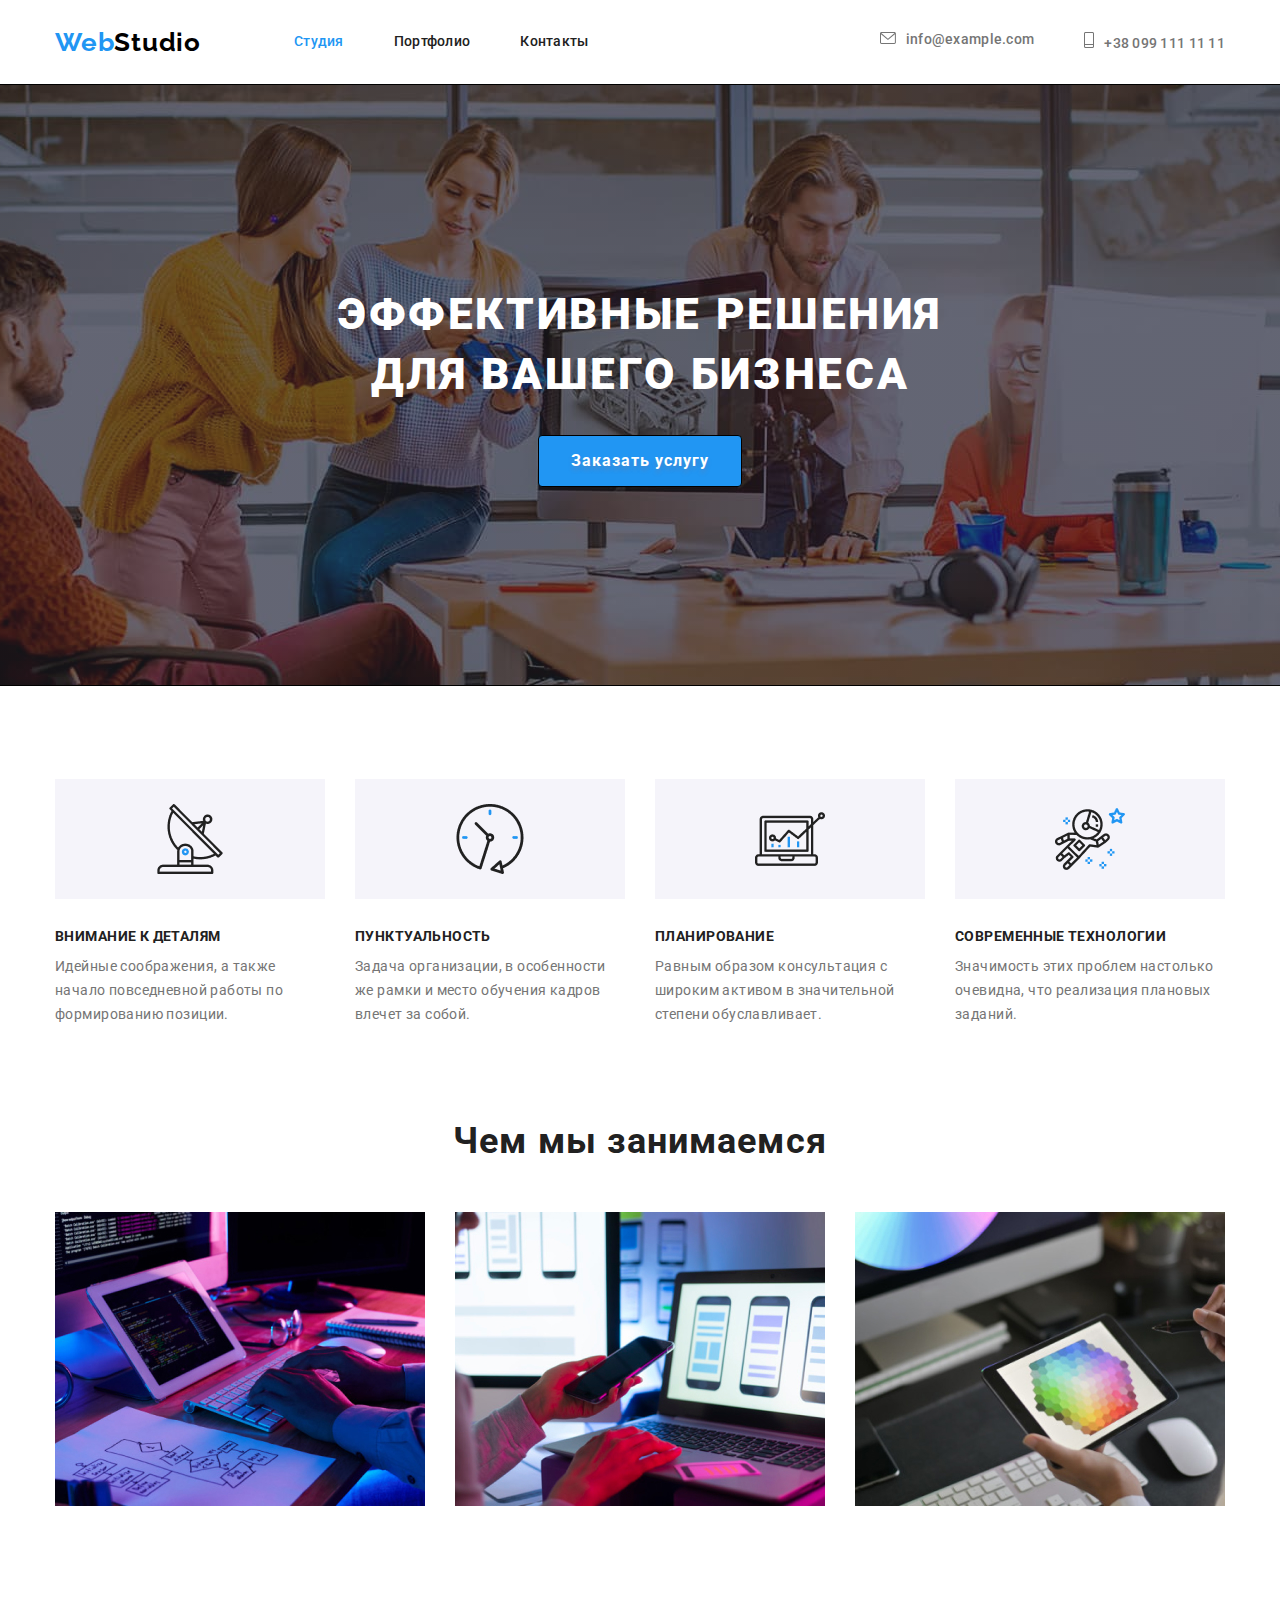
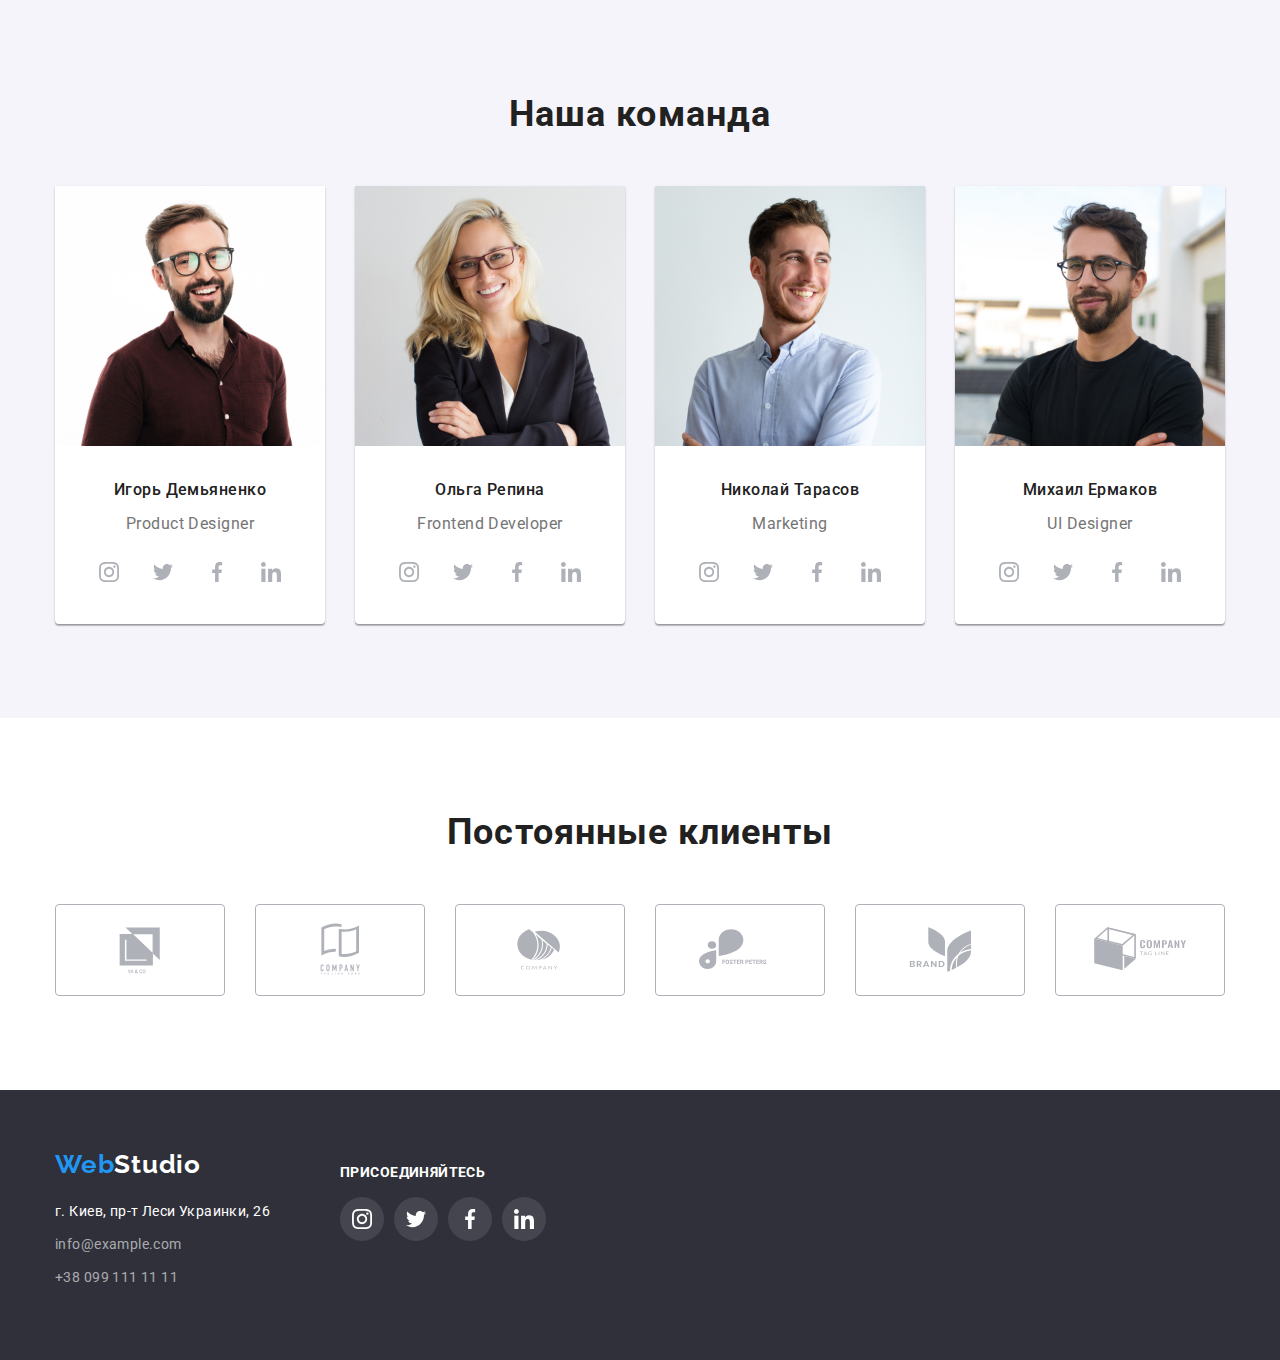
<file: index.html>
<!DOCTYPE html>
<html lang="ru">

<head>
    <meta charset="UTF-8" />
    <meta http-equiv="X-UA-Compatible" content="IE=edge" />
    <meta name="viewport" content="width=device-width, initial-scale=1.0" />
    <title>spec</title>
    <link href="https://fonts.googleapis.com/css2?family=Roboto:wght@400;500;700;900&display=swap" rel="stylesheet">
    <link href="https://fonts.googleapis.com/css2?family=Raleway:wght@700&display=swap" rel="stylesheet">
    <link href="https://cdnjs.cloudflare.com/ajax/libs/modern-normalize/1.1.0/modern-normalize.min.css"
        rel="stylesheet">
    <link rel="stylesheet" href="./css/styles.css">

    <!--Шапка-->
    <header class="page-header">

        <nav class="container main-nav">
            <a href="./index.html" class="logo-header">Web<span class="span-nav">Studio</span></a>
            <ul class="site-nav list">
                <li class="site-navigation item"><a href="" class="link current">Студия</a></li>
                <li class="site-navigation item"><a href="./portfolio.html" class="link">Портфолио</a></li>
                <li class="site-navigation item"><a href="" class="link">Контакты</a></li>
            </ul>

            <ul class="contact-nav list text">
                <li class="contact-nav item">
                    <a href="info@example.com" class="tel-link link"><svg class="contact-icon " width="16" height="12">
                            <use href="./images/symbol-defs.svg#icon-envelope"></use>
                        </svg>info@example.com</a>
                </li>
                <li class="contact-nav item">
                    <a href="tel:+380991111111" class="mail-link link"><svg class="contact-icon " width="10"
                            height="16">
                            <use href="./images/symbol-defs.svg#icon-Vector"></use>
                        </svg>+38 099 111 11 11</a>
                </li>
            </ul>
        </nav>

    </header>
    <main>
        <!--герой-->
        <section class="hero overlay">
            <h1 class="hero-title">
                Эффективные решения<br />
                для вашего бизнеса
            </h1>

            <button type="button" class="button primary">Заказать услугу</button>
        </section>
        <!--перечень-->
        <section class="section skr">
            <div class="container skroll">
                <ul class="skroll-list list">
                    <li class="skroll-list-element icon-antena ">
                        <h3 class="skroll-list-title">Внимание к деталям</h3>
                        <p class="skroll-list-paragraph">
                            Идейные соображения, а также начало повседневной работы по
                            формированию позиции.
                        </p>
                    </li>
                    <li class="skroll-list-element icon-clock ">
                        <h3 class="skroll-list-title">Пунктуальность</h3>
                        <p class="skroll-list-paragraph">
                            Задача организации, в особенности же рамки и место обучения кадров
                            влечет за собой.
                        </p>
                    </li>
                    <li class="skroll-list-element icon-diagram ">
                        <h3 class="skroll-list-title">Планирование</h3>
                        <p class="skroll-list-paragraph">
                            Равным образом консультация с широким активом в значительной
                            степени обуславливает.
                        </p>
                    </li>
                    <li class="skroll-list-element icon-astronaut ">
                        <h3 class="skroll-list-title">Современные технологии</h3>
                        <p class="skroll-list-paragraph">
                            Значимость этих проблем настолько очевидна, что реализация
                            плановых заданий.
                        </p>
                    </li>
                </ul>
            </div>
        </section>
        <!--чем мы занимаемся-->
        <section class="section work">
            <div class="container section">
                <h2 class="section-title">Чем мы занимаемся</h2>
                <ul class="section-title-list list">
                    <li class="section-title-element">
                        <img src="./images/1.jpg" alt=" набо текста на клавиатуре" width="370" />
                    </li>
                    <li class="section-title-element">
                        <img src="./images/2.jpg" alt="рука с телефоном перед ноутбуком" width="370" />
                    </li>
                    <li class="section-title-element">
                        <img src="./images/3.jpg" alt="графический планшет в руке" width="370" />
                    </li>
                </ul>
            </div>
        </section>
        <!--наша команда-->
        <section class="command-section">
            <div class="container command">
                <h2 class="command-title">Наша команда</h2>
                <ul class="command-list list">
                    <li class="command-list-element">
                        <a href=""><img src="./images/4.jpg" alt="Игорь Демьяненко" width="270" /></a>
                        <div class="command-list-container">
                            <h3 class="command-list-title">Игорь Демьяненко</h3>
                            <p class="command-list-paragraph">Product Designer</p>
                            <ul class="command-list social-list list">
                                <li class="social-item">
                                    <a href="" class="social-link link">
                                        <svg class="social-icon">
                                            <use href="./images/symbol-defs.svg#icon-instagram"></use>
                                        </svg>
                                    </a>
                                </li>
                                <li class="social-item">
                                    <a href="" class="social-link link">
                                        <svg class="social-icon">
                                            <use href="./images/symbol-defs.svg#icon-twitter"></use>
                                        </svg>
                                    </a>
                                </li>
                                <li class="social-item">
                                    <a href="" class="social-link link">
                                        <svg class="social-icon">
                                            <use href="./images/symbol-defs.svg#icon-facebook"></use>
                                        </svg>
                                    </a>
                                </li>
                                <li class="social-item">
                                    <a href="" class="social-link link">
                                        <svg class="social-icon">
                                            <use href="./images/symbol-defs.svg#icon-linkedin"></use>
                                        </svg>
                                    </a>
                                </li>
                            </ul>
                        </div>
                    </li>
                    <li class="command-list-element">
                        <a href=""><img src="./images/5.jpg" alt="Ольга Репина" width="270" /></a>
                        <div class="command-list-container">
                            <h3 class="command-list-title">Ольга Репина</h3>
                            <p class="command-list-paragraph">Frontend Developer</p>
                            <ul class="command-list social-list list">
                                <li class="social-item">
                                    <a href="" class="social-link link">
                                        <svg class="social-icon">
                                            <use href="./images/symbol-defs.svg#icon-instagram"></use>
                                        </svg>
                                    </a>
                                </li>
                                <li class="social-item">
                                    <a href="" class="social-link link">
                                        <svg class="social-icon">
                                            <use href="./images/symbol-defs.svg#icon-twitter"></use>
                                        </svg>
                                    </a>
                                </li>
                                <li class="social-item">
                                    <a href="" class="social-link link">
                                        <svg class="social-icon">
                                            <use href="./images/symbol-defs.svg#icon-facebook"></use>
                                        </svg>
                                    </a>
                                </li>
                                <li class="social-item">
                                    <a href="" class="social-link link">
                                        <svg class="social-icon">
                                            <use href="./images/symbol-defs.svg#icon-linkedin"></use>
                                        </svg>
                                    </a>
                                </li>
                            </ul>
                        </div>
                    </li>
                    <li class="command-list-element">
                        <a href=""><img src="./images/6.jpg" alt="Николай Тарасов" width="270" /></a>
                        <div class="command-list-container">
                            <h3 class="command-list-title">Николай Тарасов</h3>
                            <p class="command-list-paragraph">Marketing</p>
                            <ul class="command-list social-list list">
                                <li class="social-item">
                                    <a href="" class="social-link link">
                                        <svg class="social-icon">
                                            <use href="./images/symbol-defs.svg#icon-instagram"></use>
                                        </svg>
                                    </a>
                                </li>
                                <li class="social-item">
                                    <a href="" class="social-link link">
                                        <svg class="social-icon">
                                            <use href="./images/symbol-defs.svg#icon-twitter"></use>
                                        </svg>
                                    </a>
                                </li>
                                <li class="social-item">
                                    <a href="" class="social-link link">
                                        <svg class="social-icon">
                                            <use href="./images/symbol-defs.svg#icon-facebook"></use>
                                        </svg>
                                    </a>
                                </li>
                                <li class="social-item">
                                    <a href="" class="social-link link">
                                        <svg class="social-icon">
                                            <use href="./images/symbol-defs.svg#icon-linkedin"></use>
                                        </svg>
                                    </a>
                                </li>
                            </ul>
                        </div>
                    </li>
                    <li class="command-list-element">
                        <a href=""><img src="./images/7.jpg" alt="Михаил Ермаков" width="270" /></a>
                        <div class="command-list-container">
                            <h3 class="command-list-title">Михаил Ермаков</h3>
                            <p class="command-list-paragraph">UI Designer</p>
                            <ul class="command-list social-list list">
                                <li class="social-item">
                                    <a href="" class="social-link link">
                                        <svg class="social-icon">
                                            <use href="./images/symbol-defs.svg#icon-instagram"></use>
                                        </svg>
                                    </a>
                                </li>
                                <li class="social-item">
                                    <a href="" class="social-link link">
                                        <svg class="social-icon">
                                            <use href="./images/symbol-defs.svg#icon-twitter"></use>
                                        </svg>
                                    </a>
                                </li>
                                <li class="social-item">
                                    <a href="" class="social-link link">
                                        <svg class="social-icon">
                                            <use href="./images/symbol-defs.svg#icon-facebook"></use>
                                        </svg>
                                    </a>
                                </li>
                                <li class="social-item">
                                    <a href="" class="social-link link">
                                        <svg class="social-icon">
                                            <use href="./images/symbol-defs.svg#icon-linkedin"></use>
                                        </svg>
                                    </a>
                                </li>
                            </ul>
                        </div>
                    </li>
                </ul>
            </div>

        </section>
        <!-- Постоянные клиенты -->
        <section class="client-section">
            <div class="container client ">
                <h2 class="klient-title">Постоянные клиенты</h2>
                <ul class="client-list list">
                    <li class="client-list-element">
                        <a href="" class="client-link link">
                            <svg class="client-icon">
                                <use href="./images/symbol-defs.svg#icon-Client-1"></use>
                            </svg>
                        </a>
                    </li>
                    <li class="client-list-element"><a href="" class="client-link link">
                            <svg class="client-icon">
                                <use href="./images/symbol-defs.svg#icon-Client-2"></use>
                            </svg>
                        </a></li>
                    <li class="client-list-element"><a href="" class="client-link link">
                            <svg class="client-icon">
                                <use href="./images/symbol-defs.svg#icon-Client-3"></use>
                            </svg>
                        </a></li>
                    <li class="client-list-element"><a href="" class="client-link link">
                            <svg class="client-icon">
                                <use href="./images/symbol-defs.svg#icon-Client-4"></use>
                            </svg>
                        </a></li>
                    <li class="client-list-element"><a href="" class="client-link link">
                            <svg class="client-icon">
                                <use href="./images/symbol-defs.svg#icon-Client-5"></use>
                            </svg>
                        </a></li>
                    <li class="client-list-element"><a href="" class="client-link link">
                            <svg class="client-icon">
                                <use href="./images/symbol-defs.svg#icon-Client-6"></use>
                            </svg>
                        </a></li>

                </ul>
            </div>

        </section>
    </main>

    <!--футер-->
    <footer class="footer">

        <div class="container futter-div">

            <div class="futter-div-address">
                <a href="./index.html" class="logo-footer">Web<span class="span-footer">Studio</span></a>
                <address>
                    <ul class="footer-contact list ">
                        <li class="footer-li">
                            <a href="" class="address">г. Киев, пр-т Леси Украинки, 26</a>
                        </li>
                        <li class="footer-li">
                            <a href="info@example.com" class="link">info@example.com</a>
                        </li>
                        <li class="footer-li">
                            <a href="tel:+38-099-111-11-11" class="link">+38 099 111 11 11</a>
                        </li>
                    </ul>
                </address>
            </div>
            <div class="futter-div-social">
                <h2 class="footer-title">
                    присоединяйтесь
                </h2>
                <ul class="footer-social footer-social-list list">
                    <li class="footer-social-item"><a href="" class="footer-social-link link"><svg
                                class="footer-social-icon">
                                <use href="./images/symbol-defs.svg#icon-instagram"></use>
                            </svg></a></li>
                    <li class="footer-social-item"><a href="" class="footer-social-link link">
                            <svg class="footer-social-icon">
                                <use href="./images/symbol-defs.svg#icon-twitter"></use>
                            </svg>
                        </a></li>
                    <li class="footer-social-item"><a href="" class="footer-social-link link"><svg
                                class="footer-social-icon">
                                <use href="./images/symbol-defs.svg#icon-facebook"></use>
                            </svg></a></li>
                    <li class="footer-social-item"><a href="" class="footer-social-link link"><svg
                                class="footer-social-icon">
                                <use href="./images/symbol-defs.svg#icon-linkedin"></use>
                            </svg></a></li>
                </ul>
            </div>
        </div>



    </footer>
    </body>

</html>
</file>
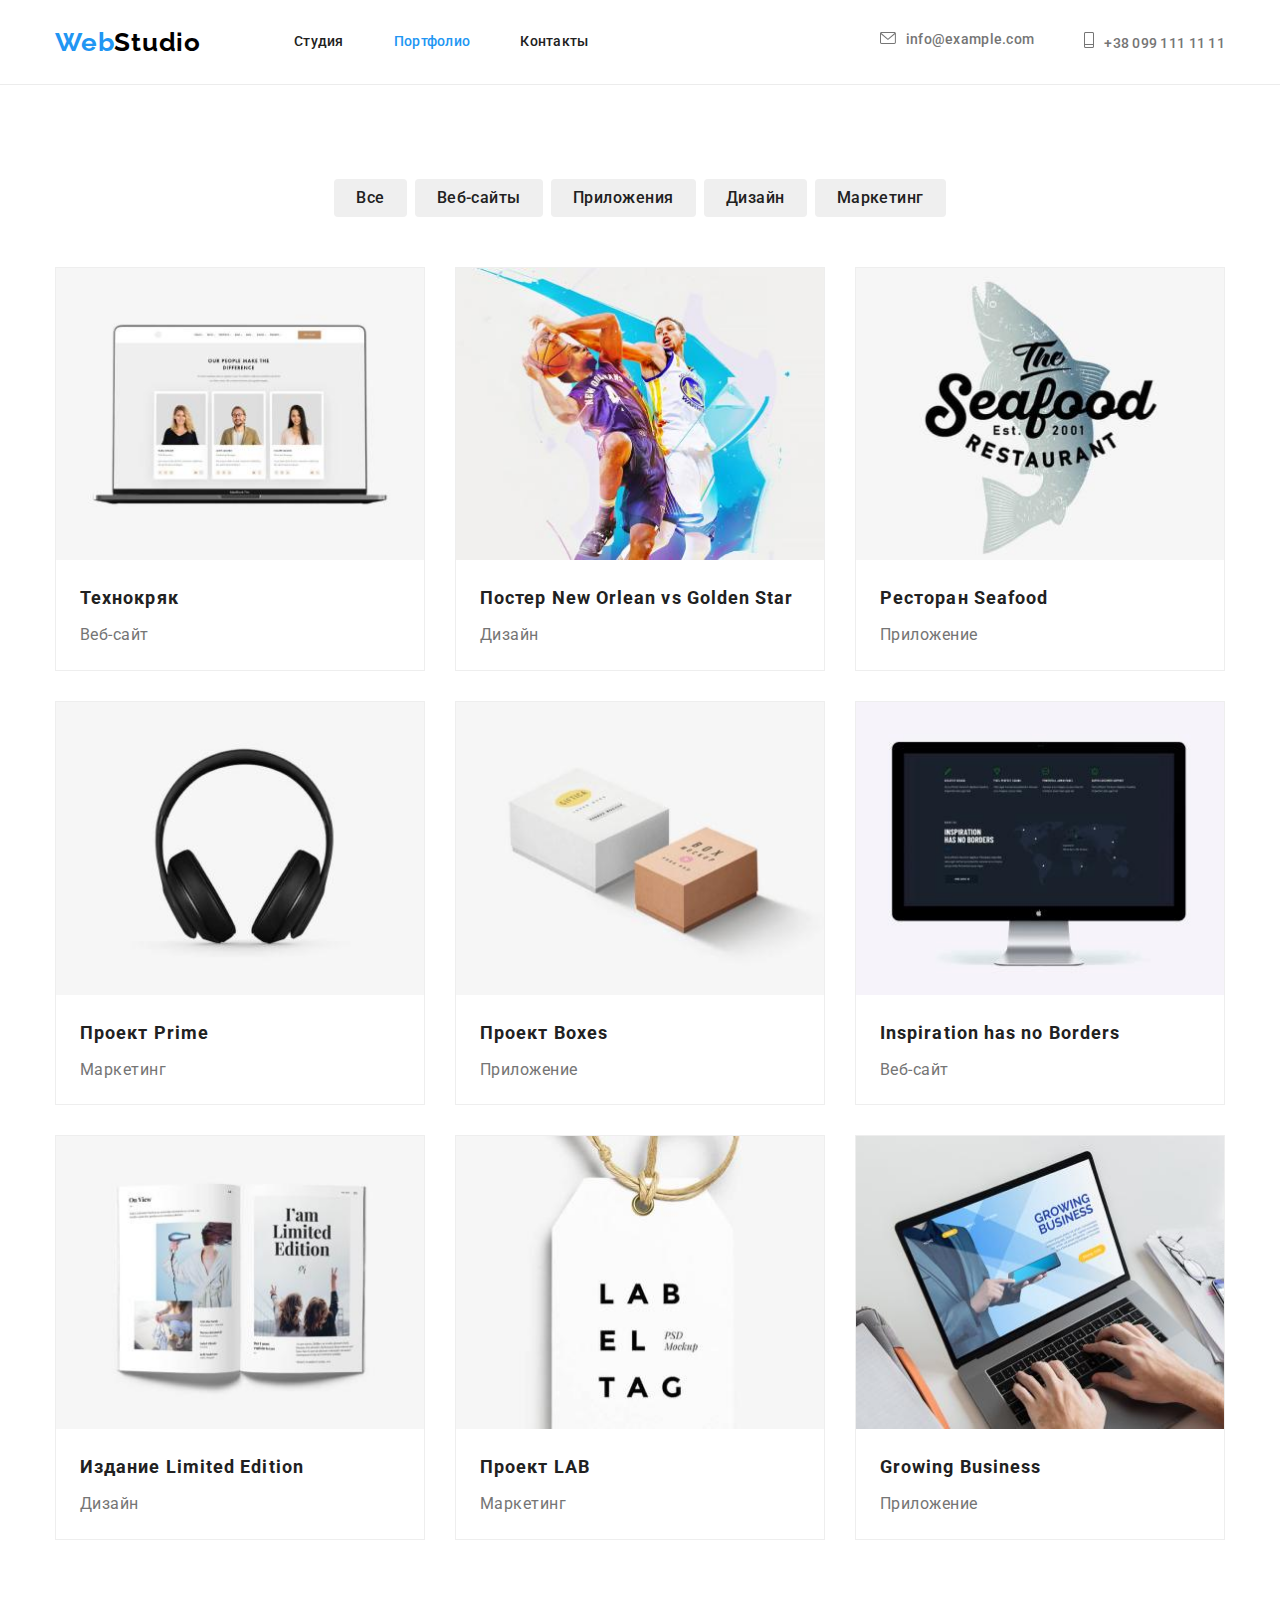
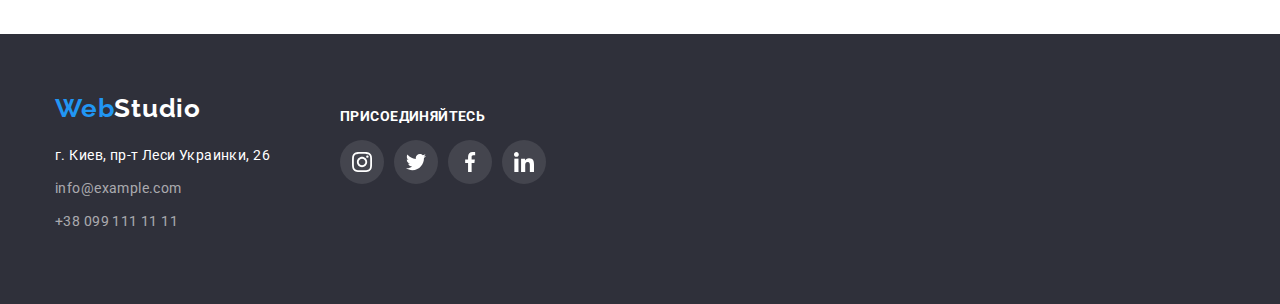
<file: portfolio.html>
<!DOCTYPE html>
<html lang="ru">

<head>
    <meta charset="UTF-8" />
    <meta http-equiv="X-UA-Compatible" content="IE=edge" />
    <meta name="viewport" content="width=device-width, initial-scale=1.0" />
    <title>portfolio</title>
    <link href="https://fonts.googleapis.com/css2?family=Roboto:wght@400;500;700;900&display=swap" rel="stylesheet">
    <link href="https://fonts.googleapis.com/css2?family=Raleway:wght@700&display=swap" rel="stylesheet">
    <link href="https://cdnjs.cloudflare.com/ajax/libs/modern-normalize/1.1.0/modern-normalize.min.css"
        rel="stylesheet">
    <link rel="stylesheet" href="./css/styles.css">
</head>

<body>
    <!--Шапка-->
    <header class="page-header ">
        <nav class="container portf-nav">
            <a href="./index.html" class="logo-portfolio-hed">Web<span class="span-nav">Studio</span></a>
            <ul class="portfolio-site-nav  list">
                <li class="item"><a href="./index.html" class="link ">Студия</a></li>
                <li class="item"><a href="./portfolio.html" class="link current">Портфолио</a></li>
                <li class="item"><a href="" class="link ">Контакты</a></li>
            </ul>
            <ul class="portfolio-contact-nav list">
                <li class="item">
                    <a href="mailto:info@example.com" class="link"> <svg class="contact-icon" width="16" height="12">
                            <use href="./images/symbol-defs.svg#icon-envelope"></use>
                        </svg>info@example.com</a>
                </li>
                <li class="item">
                    <a href="tel:+380991111111" class="link"><svg class="contact-icon" width="10" height="16">
                            <use href="./images/symbol-defs.svg#icon-Vector"></use>
                        </svg>+38 099 111 11 11</a>
                </li>
            </ul>
        </nav>
    </header>
    <main>
        <h1 class="visually-hidden">Портфолио</h1>
        <!--портфолю-->
        <section class="portfolio-section">
            <div class="portfolio container">
                <ul class="portfolio-button list">
                    <li class="click"><button type="button" class="button-portfolio secondary">Все</button></li>
                    <li class="click"><button type="button" class="button-portfolio secondary">Веб-сайты</button></li>
                    <li class="click"><button type="button" class="button-portfolio secondary">Приложения</button></li>
                    <li class="click"><button type="button" class="button-portfolio secondary">Дизайн</button></li>
                    <li class="click"><button type="button" class="button-portfolio secondary">Маркетинг</button></li>
                </ul>
                <ul class="portfolio-list list">
                    <li class="portfolio-list-element">
                        <a href=""><img src="./images/img1.jpg" alt="ноутбук" width="370">
                            <div class="portfolio-list-div">
                                <h2 class="portfolio-list-title title">Технокряк</h2>
                                <p class="portfolio-list-paragraph">Веб-сайт</p>
                            </div>
                        </a>
                    </li>
                    <li class="portfolio-list-element">
                        <a href=""><img src="./images/img2.jpg" alt="два баскетболиста" width="370">
                            <div class="portfolio-list-div">
                                <h2 class="portfolio-list-title title">Постер New Orlean vs Golden Star</h2>
                                <p class="portfolio-list-paragraph">Дизайн</p>
                            </div>
                        </a>
                    </li>
                    <li class="portfolio-list-element">
                        <a href=""><img src="./images/img3.jpg" alt="надпись ресторан и логотип рыба" width="370">
                            <div class="portfolio-list-div">
                                <h2 class="portfolio-list-title title">Ресторан Seafood</h2>
                                <p class="portfolio-list-paragraph">Приложение</p>
                            </div>
                        </a>
                    </li>
                    <li class="portfolio-list-element">
                        <a href=""><img src="./images/img4.jpg" alt="наушники" width="370">
                            <div class="portfolio-list-div">
                                <h2 class="portfolio-list-title title">Проект Prime</h2>
                                <p class="portfolio-list-paragraph">Маркетинг</p>
                            </div>
                        </a>
                    </li>
                    <li class="portfolio-list-element">
                        <a href=""><img src="./images/img5.jpg" alt="две коробки" width="370">
                            <div class="portfolio-list-div">
                                <h2 class="portfolio-list-title title">Проект Boxes</h2>
                                <p class="portfolio-list-paragraph">Приложение</p>
                            </div>
                        </a>
                    </li>
                    <li class="portfolio-list-element">
                        <a href=""><img src="./images/img6.jpg" alt="монитор" width="370">
                            <div class="portfolio-list-div">
                                <h2 class="portfolio-list-title title">Inspiration has no Borders</h2>
                                <p class="portfolio-list-paragraph">Веб-сайт</p>
                            </div>
                        </a>
                    </li>
                    <li class="portfolio-list-element">
                        <a href=""><img src="./images/img7.jpg" alt="развернутый журнал" width="370">
                            <div class="portfolio-list-div">
                                <h2 class="portfolio-list-title title">Издание Limited Edition</h2>
                                <p class="portfolio-list-paragraph">Дизайн</p>
                            </div>
                        </a>
                    </li>
                    <li class="portfolio-list-element">
                        <a href=""><img src="./images/img8.jpg" alt="лейба на нитке" width="370">
                            <div class="portfolio-list-div">
                                <h2 class="portfolio-list-title title">Проект LAB</h2>
                                <p class="portfolio-list-paragraph">Маркетинг</p>
                            </div>
                        </a>
                    </li>
                    <li class="portfolio-list-element">
                        <a href=""><img src="./images/img9.jpg" alt="ноут с руками на клавиатуре" width="370">
                            <div class="portfolio-list-div">
                                <h2 class="portfolio-list-title title">Growing Business</h2>
                                <p class="portfolio-list-paragraph">Приложение</p>
                            </div>
                        </a>
                    </li>
                </ul>
            </div>

        </section>
    </main>
    <!--футер-->
    <footer class="porfolio-footer">
        <div class="container portfolio-footer-div ">
            <div class="portfolio-footer-address">
                <a href="./index.html" class="logo-porfolio-footer">Web<span class="span-footer">Studio</span></a>
                <address>
                    <ul class="portfolio-footer-contact list">
                        <li class="portfolio-footer-li">
                            <a href="" class="address">г. Киев, пр-т Леси Украинки, 26</a>
                        </li>
                        <li class="portfolio-footer-li">
                            <a href="info@example.com" class="link">info@example.com</a>
                        </li>
                        <li class="portfolio-footer-li">
                            <a href="tel:+38-099-111-11-11" class="link">+38 099 111 11 11</a>
                        </li>
                    </ul>
                </address>
            </div>
            <div class="portfolio-footer-social">
                <h2 class="portfolio-footer-title">присоединяйтесь</h2>
                <ul class="portfolio-social-list footer-social-list list">
                    <li class="portfolio-social-item"><a href="" class="portfolio-social-link link"><svg
                                class="portfolio-social-icon">
                                <use href="./images/symbol-defs.svg#icon-instagram"></use>
                            </svg></a></li>
                    <li class="portfolio-social-item"><a href="" class="portfolio-social-link link"><svg
                                class="portfolio-social-icon">
                                <use href="./images/symbol-defs.svg#icon-twitter"></use>
                            </svg></a></li>
                    <li class="portfolio-social-item"><a href="" class="portfolio-social-link link"><svg
                                class="portfolio-social-icon">
                                <use href="./images/symbol-defs.svg#icon-facebook"></use>
                            </svg></a></li>
                    <li class="portfolio-social-item"><a href="" class="portfolio-social-link link"><svg
                                class="portfolio-social-icon">
                                <use href="./images/symbol-defs.svg#icon-linkedin"></use>
                            </svg></a></li>
                </ul>
            </div>
        </div>
    </footer>
</body>

</html>
</file>
<file: css/styles.css>
/* цвет основного текста #212121 */
/* вторичній цвет #757575 */
/* белый  #FFFFFF */
/* акцент #2196F3 */
/* вторичный цвет фона #E5E5E5 */
:root {
  --primary-text-color: #757575;
  --title-text-color: #212121;
  --accent-color: #2196f3;
  --primary-white-color: #ffffff;
  --button-secondary-color: #f5f4fa;
  --primary-bg-color: #e5e5e5;
}
/* ----------УТИЛИТЫ--------------- */
h1,
h2,
h3,
h4,
h5,
h6 {
  margin-top: 0;
}
img {
  display: block;
  max-width: 100%;
}
.list {
  list-style: none;
  padding: 0;
  margin: 0;
}
a {
  text-decoration: none;
  display: inline-block;
}
.visually-hidden {
  position: absolute;
  width: 1px;
  height: 1px;
  margin: -1px;
  padding: 0;
  overflow: hidden;
  border: 0;
  clip: rect(0 0 0 0);
}

body {
  color: var(--primary-text-color);
  font-family: Roboto;
  font-style: normal;
}
.container {
  margin-left: auto;
  margin-right: auto;
  width: 1200px;
  padding-left: 15px;
  padding-right: 15px;
}
/*-------------HEADER--------- */

.page-header {
  background-color: var(--primary-white-color);
}

.main-nav {
  display: flex;
  align-items: center;
}
.logo-header {
  display: flex;
  color: var(--accent-color);
  font-family: Raleway;
  font-style: normal;
  font-weight: 700;
  font-size: 26px;
  line-height: 1.19;
  letter-spacing: 0.03em;
}
.span-nav {
  color: #000000;
}
/* site nav */
.site-nav {
  display: flex;
  font-weight: 500;
  font-size: 14px;
  line-height: 1.14;
  letter-spacing: 0.02em;
  margin-left: 93px;
}
.site-nav .item + .item {
  margin-left: 50px;
}

.site-nav .link {
  display: block;
  padding-top: 32px;
  padding-bottom: 32px;
  color: var(--title-text-color);
}
.site-nav .link:hover,
.site-nav .link:focus {
  color: var(--accent-color);
}
.site-nav .link.current {
  color: var(--accent-color);
}
/* contact nav */
.contact-nav {
  display: flex;
  font-weight: 500;
  font-size: 14px;
  line-height: 1.14;
  letter-spacing: 0.02em;
  margin-left: auto;
}
.contact-nav .item + .item {
  margin-left: 50px;
}
.contact-nav .link {
  display: block;
  padding-top: 32px;
  padding-bottom: 32px;
  color: var(--primary-text-color);
}
.contact-nav .link:hover,
.contact-nav .link:focus {
  color: var(--accent-color);
}
.contact-icon {
  fill: #757575;
  margin-right: 10px;
  align-items: center;
  justify-content: center;
  fill: currentColor;
}
/*------------ HERO----------- */
.hero {
  text-align: center;
  border-color: #2f303a;
  padding-top: 200px;
  padding-bottom: 200px;
}
.overlay {
  outline: 1px solid black;
  max-width: 1600px;
  height: 600px;
  margin-left: auto;
  margin-right: auto;
  background-image: linear-gradient(to right, rgba(47, 48, 58, 0.4), rgba(47, 48, 58, 0.4)),
    url(../images/img-fon.jpg);
  background-size: cover;
  background-position: center;
  background-repeat: no-repeat;
}
.hero-title {
  margin-top: 0;
  margin-bottom: 30px;
  font-weight: 900;
  font-size: 44px;
  line-height: 1.36;
  letter-spacing: 0.06em;
  text-transform: uppercase;
  color: #ffffff;
}
/* button */
.button {
  padding: 10px 32px;
  color: var(--title-text-color);
  background-color: var(--primary-white-color);
  font-weight: 700;
  font-size: 16px;
  line-height: 1.87;
  letter-spacing: 0.06em;
  border: transparent;
  border: 1px solid #000000;
  text-shadow: 0px 4px 4px rgba(170, 99, 99, 0.25);
  border-radius: 4px;
}
.button.primary {
  color: var(--primary-white-color);
  background-color: var(--accent-color);
}
.button.primary:hover {
  background-color: var(--button-secondary-color);
  color: var(--accent-color);
}
/* ---------------SKROLL SECTIONS----------- */

/* skrol list */
.section.skr {
  padding-top: 94px;
  padding-bottom: 94px;
}

.skroll-list {
  display: flex;
}

.skroll-list-element {
  width: 270px;
  margin-right: 30px;
}
.skroll-list-element:nth-child(4) {
  margin-right: 0;
}
.icon-antena::before {
  background-image: url(../images/antenna.png);
}
.icon-clock::before {
  background-image: url(../images/clock.png);
}
.icon-diagram::before {
  background-image: url(../images/diagram.png);
}
.icon-astronaut::before {
  background-image: url(../images/astronaut.png);
}
.skroll-list-element::before {
  display: block;
  content: '';
  height: 120px;
  margin-bottom: 30px;
  background-size: 70px;
  background-repeat: no-repeat;
  background-position: center;
  background-color: #f5f4fa;
}

.skroll-list-title {
  color: var(--title-text-color);
  font-weight: 700;
  font-size: 14px;
  line-height: 1.14;
  letter-spacing: 0.03em;
  text-transform: uppercase;
  margin-bottom: 10px;
}
.skroll-list-paragraph {
  margin: 0;
  padding: 0;
  color: var(--primary-text-color);
  font-weight: 400;
  font-size: 14px;
  line-height: 1.71;
  letter-spacing: 0.03em;
}
/* -------ЧЕМ МЫ ЗАНИМАЕМСЯ-------- */
/* section title */
.section.work {
  padding-bottom: 94px;
}
.section-title {
  color: var(--title-text-color);

  font-weight: 700;
  font-size: 36px;
  line-height: 1.16;
  text-align: center;
  letter-spacing: 0.03em;
  margin-bottom: 50px;
}
.section-title-list {
  display: flex;
}
.section-title-element {
  margin-right: 30px;
}
.section-title-element:nth-child(3n) {
  margin-right: 0;
}
/* ---------COMMAND SECTION---------- */
.command-section {
  background-color: #f5f4fa;
  padding-top: 94px;
  padding-bottom: 94px;
}
.command-title {
  color: var(--title-text-color);

  font-weight: 700;
  font-size: 36px;
  line-height: 1.16;
  text-align: center;
  letter-spacing: 0.03em;
  margin-bottom: 50px;
}
.command-list {
  display: flex;
}
.command-list-container {
  padding-top: 30px;
  padding-bottom: 30px;
}
.command-list-title {
  color: var(--title-text-color);

  font-weight: 500;
  font-size: 16px;
  line-height: 1.18;
  letter-spacing: 0.03em;
  text-align: center;
  margin-bottom: 10px;
}
.command-list-paragraph {
  color: var(--primary-text-color);
  font-weight: 400;
  font-size: 16px;
  line-height: 1.18;
  text-align: center;
  letter-spacing: 0.03em;
  margin-bottom: 16px;
}
.command-list-element {
  display: block;
  margin-right: 30px;
  background-color: #ffffff;
  box-shadow: 0px 1px 3px rgba(0, 0, 0, 0.12), 0px 1px 1px rgba(0, 0, 0, 0.14),
    0px 2px 1px rgba(0, 0, 0, 0.2);
  border-radius: 0px 0px 4px 4px;
  overflow: hidden;
}
.command-list-element:nth-child(4n) {
  margin-right: 0;
}
.social-item {
  width: 44px;
  height: 44px;
  margin-right: 10px;
}
.social-item:nth-child(4n) {
  margin-right: 0;
}
.social-link {
  width: 100%;
  height: 100%;
  border-radius: 50%;
  display: flex;
  align-items: center;
  justify-content: center;
  background-color: var(--primary-white-color);
}
.social-link:hover,
.social-link:focus {
  background-color: var(--accent-color);
}
.social-link:hover .social-icon,
.social-link:focus .social-icon {
  fill: var(--primary-white-color);
}

.social-list {
  display: flex;
  justify-content: center;
}
.social-icon {
  width: 20px;
  height: 20px;
  fill: #afb1b8;
}

/* -------------CLIENT SECTION------------ */
.client-section {
  padding-top: 94px;
  padding-bottom: 94px;
}
.klient-title {
  color: var(--title-text-color);
  font-weight: 700;
  font-size: 36px;
  line-height: 1.16;
  text-align: center;
  letter-spacing: 0.03em;
  margin-bottom: 50px;
}
.client-list {
  display: flex;
  justify-content: space-between;
}
.client-list-element {
  display: block;
  width: 170px;
  height: 92px;
  margin-right: 30px;
}
.client-list-element:nth-child(6n) {
  margin-right: 0;
}

.client-link {
  width: 100%;
  height: 100%;
  display: flex;
  align-items: center;
  justify-content: center;
  background-color: var(--primary-white-color);
  border: 1px solid #afb1b8;
  border-radius: 4px;
}

.client-icon {
  width: 100%;
  height: 100%;
  fill: #afb1b8;
}
.client-link:hover .client-icon,
.client-link:focus .client-icon {
  fill: var(--accent-color);
  border: 1px solid #2196f3;
}

/* --------ФУТЕР---------- */

.footer {
  background-color: #2f303a;
}
.futter-div {
  display: flex;
}
.futter-div-address {
  padding-top: 59px;
  padding-bottom: 61px;
}
.futter-div-social {
  padding-top: 71px;
  padding-bottom: 101px;
}
.logo-footer {
  color: var(--accent-color);
  font-family: Raleway;
  font-style: normal;
  font-weight: 700;
  font-size: 26px;
  line-height: 1.19;
  letter-spacing: 0.03em;
  margin-bottom: 20px;
}
.span-footer {
  color: #ffffff;
}
.footer-li {
  margin-bottom: 9px;
}
.footer-contact {
  font-family: Roboto;
  font-style: normal;
  font-weight: 400;
  font-size: 14px;
  line-height: 1.71;
  letter-spacing: 0.03em;
  margin-right: 70px;
}
.footer-contact .address {
  color: var(--primary-white-color);
}
.footer-contact .address:hover,
.footer-contact .address:focus {
  color: var(--accent-color);
}
.footer-contact .link {
  color: rgba(255, 255, 255, 0.6);
}
.footer-contact .link:hover,
.footer-contact .link:focus {
  color: var(--accent-color);
}
.footer-title {
  display: flex;
  font-family: Roboto;
  font-style: normal;
  font-weight: 700;
  font-size: 14px;
  line-height: 1.71;
  letter-spacing: 0.03em;
  text-transform: uppercase;
  color: var(--primary-white-color);
}

.footer-social-item {
  width: 44px;
  height: 44px;
  margin-right: 10px;
}
.footer-social-item :nth-child(4n) {
  margin-right: 0;
}
.footer-social-link {
  width: 100%;
  height: 100%;
  border-radius: 50%;
  display: flex;
  align-items: center;
  justify-content: center;
  background-color: rgba(255, 255, 255, 0.1);
}
.footer-social-list {
  display: flex;
  justify-content: center;
}
.footer-social-icon {
  width: 20px;
  height: 20px;
  fill: var(--primary-white-color);
}
.footer-social-link:hover,
.footer-social-link:focus {
  background-color: var(--accent-color);
}
.footer-social-link:hover .footer-social-icon,
.footer-social-link:focus .footer-social-icon {
  fill: var(--primary-white-color);
}

/* ------------PORTFOLIO------------------- */
.page-header {
  border-bottom: 1px solid #ececec;
}
.portf-nav {
  display: flex;
  align-items: center;
}
.portfolio-site-nav .item + .item {
  margin-left: 50px;
}
.logo-portfolio-hed {
  display: flex;
  color: var(--accent-color);
  font-family: Raleway;
  font-style: normal;
  font-weight: 700;
  font-size: 26px;
  line-height: 1.19;
  letter-spacing: 0.03em;
}
/* portfolio site nav  */
.portfolio-site-nav {
  display: flex;
  font-weight: 500;
  font-size: 14px;
  line-height: 1.14;
  letter-spacing: 0.02em;
  margin-left: 93px;
}
.portfolio-site-nav .link {
  display: block;
  padding-top: 32px;
  padding-bottom: 32px;
  color: var(--title-text-color);
}
.portfolio-site-nav .link:hover,
.portfolio-site-nav .link:focus {
  color: var(--accent-color);
}
.portfolio-site-nav .link.current {
  color: var(--accent-color);
}
/* contact nav */
.portfolio-contact-nav {
  display: flex;
  font-weight: 500;
  font-size: 14px;
  line-height: 1.14;
  letter-spacing: 0.02em;
  margin-left: auto;
}
.portfolio-contact-nav .item + .item {
  margin-left: 50px;
}
.portfolio-contact-nav .link {
  display: block;
  padding-top: 32px;
  padding-bottom: 32px;
  color: var(--primary-text-color);
}
.portfolio-contact-nav .link:hover,
.portfolio-contact-nav .link:focus {
  color: var(--accent-color);
}
/* portfolio button */
.button-portfolio {
  color: var(--title-text-color);
  padding: 6px 22px;

  font-weight: 500;
  font-size: 16px;
  line-height: 1.62;
  text-align: center;
  letter-spacing: 0.03em;
  border: transparent;
  border-radius: 4px;
}
.button-portfolio .secondary {
  color: var(--title-text-color);
  background-color: var(--button-secondary-color);
}

.portfolio-button .button-portfolio.secondary:hover,
.portfolio-button .button-portfolio.secondary:focus {
  background-color: var(--accent-color);
  color: var(--button-secondary-color);
  box-shadow: 0px 3px 1px rgba(0, 0, 0, 0.1), 0px 1px 2px rgba(0, 0, 0, 0.08),
    0px 2px 2px rgba(0, 0, 0, 0.12);
  border-radius: 4px;
}

/* portfolio list */
.portfolio-section {
  padding-top: 94px;
  padding-bottom: 94px;
}

.portfolio-button {
  display: flex;
  justify-content: center;

  margin-bottom: 50px;
}
.click {
  margin-right: 8px;
}
.click:nth-child(5n) {
  margin-right: 0;
}

.portfolio-list {
  display: flex;
  flex-wrap: wrap;
  background-color: var(--primary-white-color);
}
.portfolio-list-element {
  width: 370px;
  margin-right: 30px;
  margin-bottom: 30px;
  background-color: #ffffff;
  border: 1px solid #eeeeee;
  box-sizing: border-box;
}
.portfolio-list-paragraph {
  font-family: Roboto;
  font-style: normal;
  font-weight: normal;
  font-size: 16px;
  line-height: 1.87;
  letter-spacing: 0.03em;
  color: var(--primary-text-color);
}
.portfolio-list-element:hover {
  background: var(--primary-white-color);
  border: 1px solid #eeeeee;
  box-sizing: border-box;
  box-shadow: 0px 1px 1px rgba(0, 0, 0, 0.12), 0px 4px 4px rgba(0, 0, 0, 0.06),
    1px 4px 6px rgba(0, 0, 0, 0.16);
}
.portfolio-list-element:nth-child(3n) {
  margin-right: 0;
}
.portfolio-list-element:nth-last-child(-n + 3) {
  margin-bottom: 0;
}
/* -----------АЛЬТЕРНАТИВНЫЙ ВАРИАНТ-------------- */
/* .portfolio-list-element {
  width: calc((100 - 60px) / 3);
  margin-right: 30px;
  margin-bottom: 30px;
}
.portfolio-list-element:nth-child(3n) {
  margin-right: 0;
}
.portfolio-list-element:nth-last-child(-n + 3) {
  margin-bottom: 0;
} */
.portfolio-list .title {
  color: var(--title-text-color);
}
.portfolio-list-div {
  padding: 20px 24px 20px 24px;
}
.portfolio-list-title {
  font-family: Roboto;
  font-style: normal;
  font-weight: 700;
  font-size: 18px;
  line-height: 2;
  letter-spacing: 0.06em;
  color: #212121;
  margin-bottom: 4px;
}
.portfolio-list-paragraph {
  font-weight: 400;
  font-size: 16px;
  line-height: 1.87;
  letter-spacing: 0.03em;
  margin: 0;
}
/* portfolio footer */
.porfolio-footer {
  background-color: #2f303a;
}
.portfolio-footer-div {
  display: flex;
}
.portfolio-footer-address {
  padding-top: 59px;
  padding-bottom: 61px;
}
.portfolio-footer-social {
  padding-top: 71px;
  padding-bottom: 101px;
}
.portfolio-footer-title {
  display: flex;
  font-family: Roboto;
  font-style: normal;
  font-weight: 700;
  font-size: 14px;
  line-height: 1.71;
  letter-spacing: 0.03em;
  text-transform: uppercase;
  color: var(--primary-white-color);
}

.logo-porfolio-footer {
  color: var(--accent-color);
  font-family: Raleway;
  font-style: normal;
  font-weight: 700;
  font-size: 26px;
  line-height: 1.19;
  letter-spacing: 0.03em;
  margin-bottom: 20px;
}
.portfolio-footer-li {
  margin-bottom: 9px;
}
.portfolio-footer-contact {
  font-family: Roboto;
  font-style: normal;
  font-weight: 400;
  font-size: 14px;
  line-height: 1.71;
  letter-spacing: 0.03em;
  margin-right: 70px;
}
.portfolio-footer-contact .address {
  color: var(--primary-white-color);
}
.portfolio-footer-contact .address:hover,
.portfolio-footer-contact .address:focus {
  color: var(--accent-color);
}
.portfolio-footer-contact .link {
  color: rgba(255, 255, 255, 0.6);
}
.portfolio-footer-contact .link:hover,
.portfolio-footer-contact .link:focus {
  color: var(--accent-color);
}

.portfolio-social-item {
  width: 44px;
  height: 44px;
  margin-right: 10px;
}
.portfolio-social-item:nth-child(4n) {
  margin-right: 0;
}
.portfolio-social-link {
  width: 100%;
  height: 100%;
  border-radius: 50%;
  display: flex;
  align-items: center;
  justify-content: center;
  background-color: rgba(255, 255, 255, 0.1);
}
.footer-social-list {
  display: flex;
  justify-content: center;
}
.portfolio-social-icon {
  width: 20px;
  height: 20px;
  fill: var(--primary-white-color);
}
.portfolio-social-link:hover,
.portfolio-social-link:focus {
  background-color: var(--accent-color);
}
.portfolio-social-link:hover .portfolio-social-icon,
.portfolio-social-link:focus .portfolio-social-icon {
  fill: var(--primary-white-color);
}
</file>
